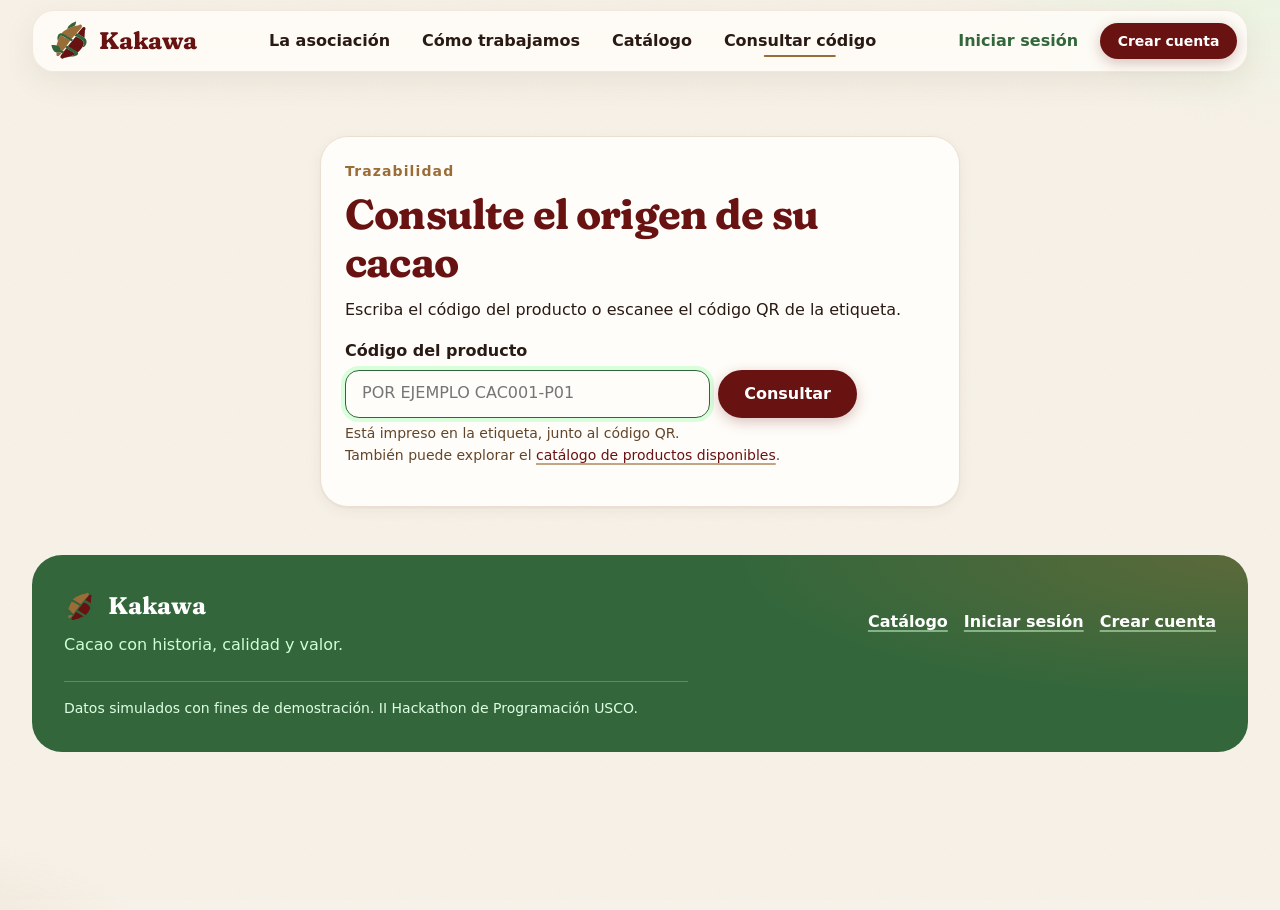
<file: public/app/ficha.html>
<!doctype html>
<html lang="es">
<head>
  <meta charset="utf-8">
  <meta name="viewport" content="width=device-width, initial-scale=1">
  <meta http-equiv="Content-Security-Policy"
        content="default-src 'self'; script-src 'self'; style-src 'self'; img-src 'self' data:; connect-src 'self'; base-uri 'self'; form-action 'self'">
  <meta name="description" content="Origen y recorrido de un producto de cacao de la asociación Kakawa.">
  <meta name="theme-color" content="#691212">
  <meta name="robots" content="noindex">
  <title>Ficha del producto | Kakawa</title>
  <link rel="icon" href="img/Logo.svg" type="image/svg+xml">
  <link rel="manifest" href="manifest.json">
  <link rel="stylesheet" href="css/Kakawa.css">
  <script type="module" src="js/ficha.js"></script>
  <script type="module" src="js/pwa.js"></script>
</head>
<body class="pagina-sitio pagina-ficha">
  <a class="saltar" href="#ficha">Saltar al contenido</a>

  <header class="sitio-cabecera" id="cabecera">
    <a class="sitio-marca" href="inicio.html">
      <img src="img/Logo.svg" alt="" width="40" height="40">
      <span>Kakawa</span>
    </a>
    <button class="sitio-menu-boton" id="sitio-menu-boton" type="button" aria-expanded="false" aria-controls="sitio-nav">
      <span class="menu-boton__icono" aria-hidden="true"><span></span><span></span><span></span></span>
      <span class="visualmente-oculto">Menú</span>
    </button>
    <div class="sitio-nav" id="sitio-nav">
      <nav aria-label="Secciones del sitio">
        <a href="inicio.html#asociacion">La asociación</a>
        <a href="inicio.html#proceso">Cómo trabajamos</a>
        <a href="inicio.html#catalogo">Catálogo</a>
        <a href="ficha.html" aria-current="page">Consultar código</a>
      </nav>
      <div class="sitio-sesion" id="sitio-sesion"></div>
    </div>
  </header>

  <main class="ficha-pagina" id="ficha" tabindex="-1">
    <p class="cargando">Cargando la ficha…</p>
  </main>

  <footer class="sitio-pie">
    <div class="sitio-pie__marca">
      <img src="img/Logo.svg" alt="" width="32" height="32">
      <span>Kakawa</span>
      <p>Cacao con historia, calidad y valor.</p>
    </div>
    <nav class="sitio-pie__enlaces" aria-label="Enlaces del pie">
      <a href="inicio.html#catalogo">Catálogo</a>
      <a href="inicio.html#acceso">Iniciar sesión</a>
      <a href="inicio.html#registro">Crear cuenta</a>
    </nav>
    <p class="sitio-pie__aviso">Datos simulados con fines de demostración. II Hackathon de Programación USCO.</p>
  </footer>

  <div class="avisos" id="avisos" role="status" aria-live="polite"></div>
  <noscript><p class="noscript">Esta ficha necesita JavaScript activado.</p></noscript>
</body>
</html>
</file>
<file: public/app/css/Kakawa.css>
/* Kakawa: estilo orgánico cacao.
   anterior.css guarda los estilos de las pantallas que aún no se han rediseñado;
   se quita en el último paso del rediseño. */
@import url("anterior.css");
@import url("organico/base.css");
@import url("organico/estructura.css");
@import url("organico/ingreso.css");
@import url("organico/tienda.css");
@import url("organico/sitio.css");
@import url("organico/offline.css");
@import url("organico/asistente.css");
@import url("organico/personal.css");
</file>
